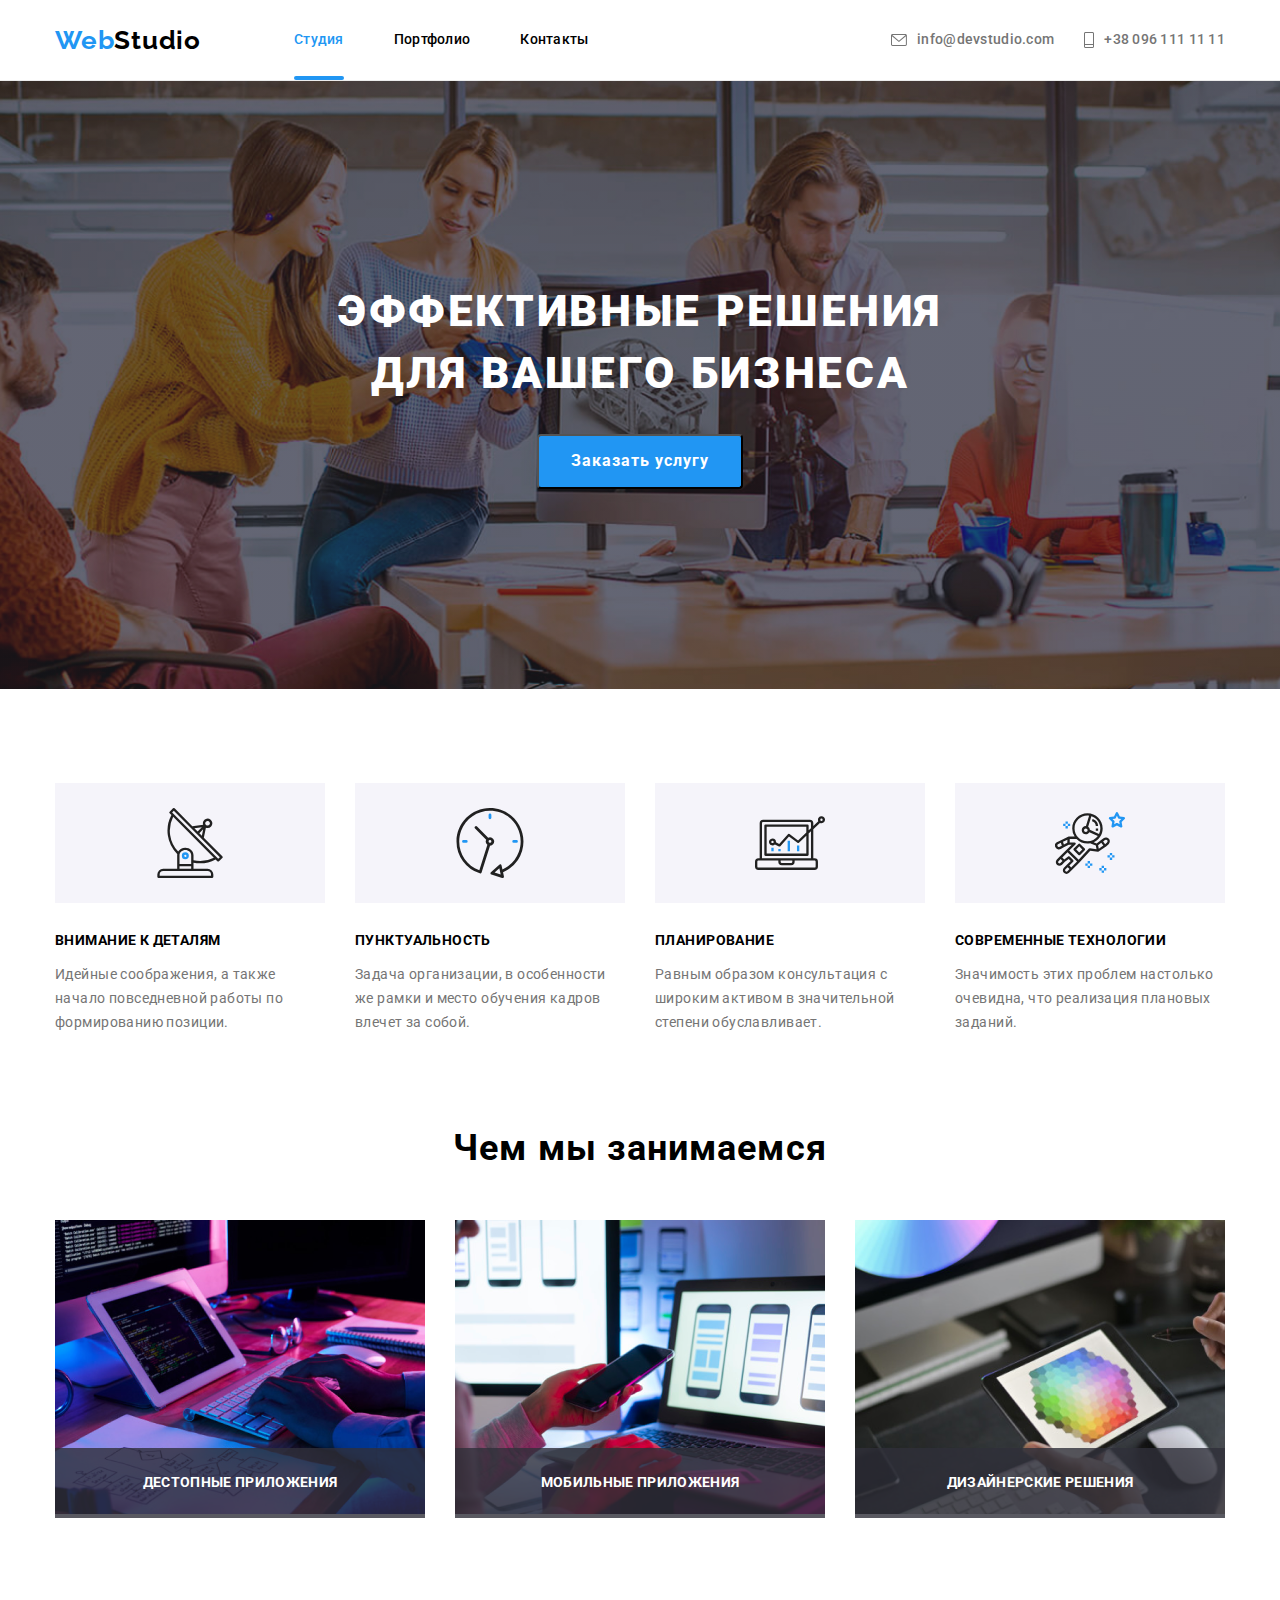
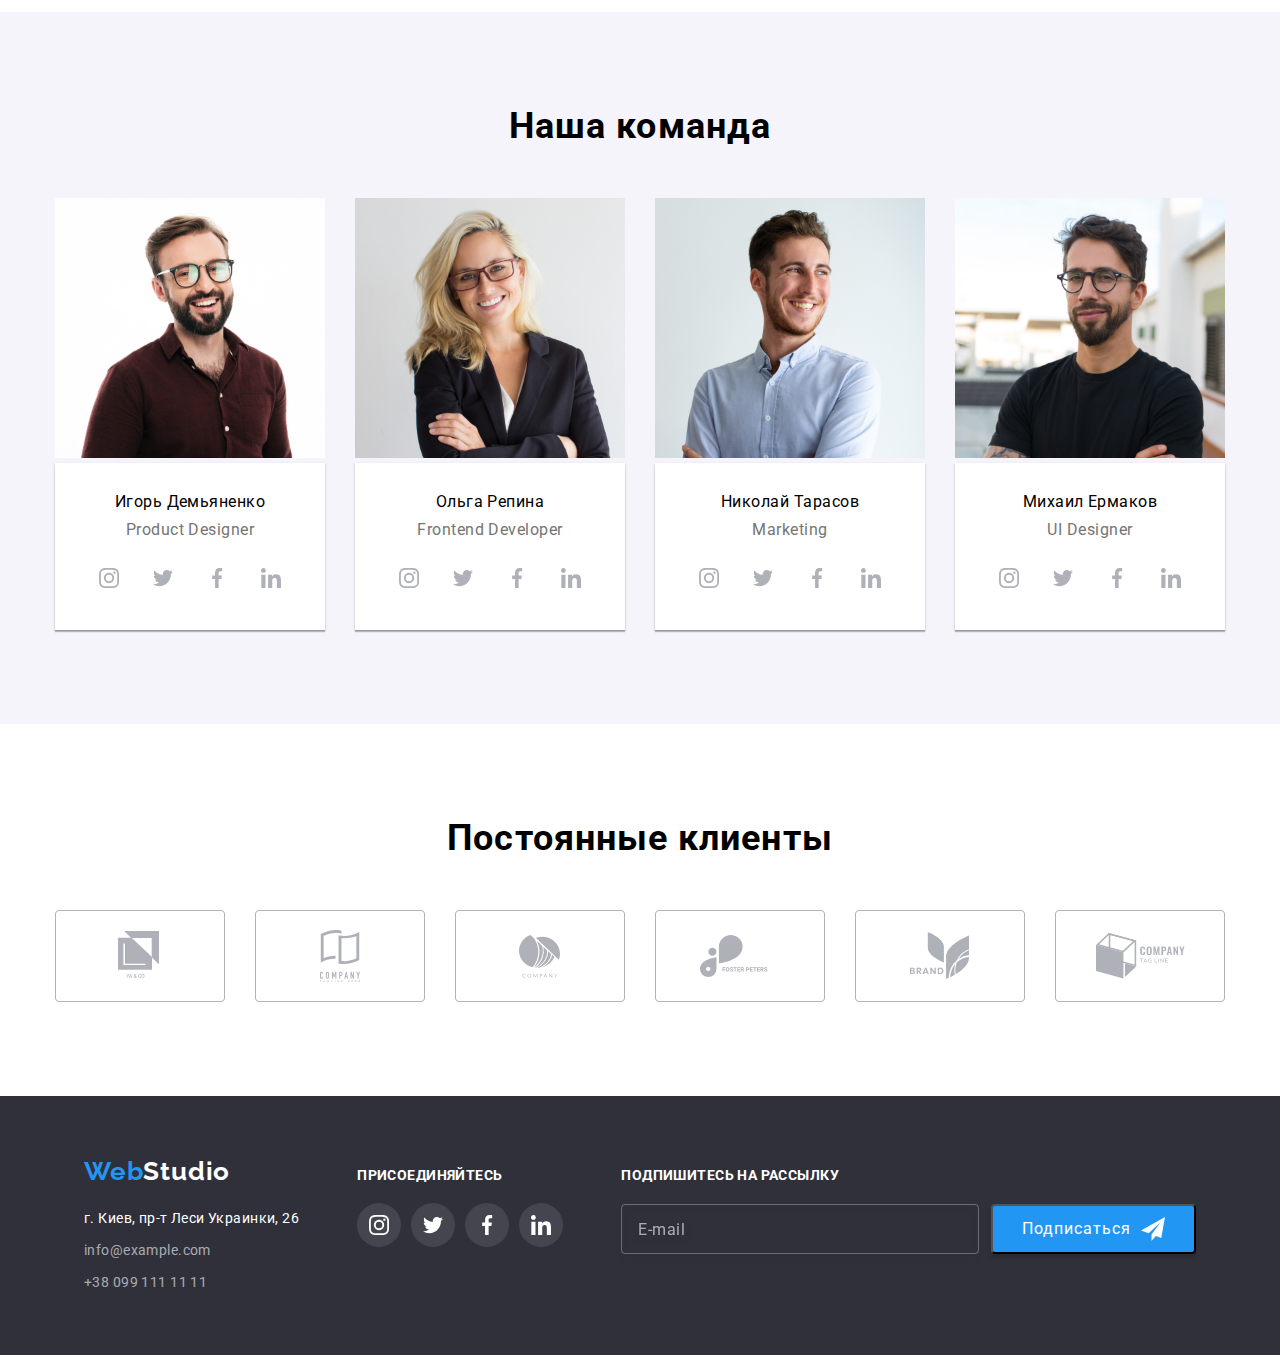
<file: index.html>
<!DOCTYPE html>
<html lang="ru">

<head>
    <meta charset="UTF-8">
    <meta name="viewport" content="width=device-width, initial-scale=1.0">
    <title>WebStudio</title>
    <link rel="preconnect" href="https://fonts.googleapis.com">
    <link rel="preconnect" href="https://fonts.gstatic.com" crossorigin>
    <link href="https://fonts.googleapis.com/css2?family=Roboto:wght@500;700;900&display=swap" rel="stylesheet">
    <link rel="preconnect" href="https://fonts.googleapis.com">
    <link rel="preconnect" href="https://fonts.gstatic.com" crossorigin>
    <link href="https://fonts.googleapis.com/css2?family=Raleway:wght@700&family=Roboto:wght@500;700;900&display=swap"
        rel="stylesheet">
    <link rel="stylesheet"
        href="https://cdnjs.cloudflare.com/ajax/libs/modern-normalize/1.1.0/modern-normalize.min.css">
    <link rel="stylesheet" href="./css/main.min.css">
</head>

<body>
    <header class="page-header">
        <nav class="container main-nav">
            <a href="" class="logo">
                Web<span class="logo-dark">Studio</span>
            </a>

            <ul class="site-nav list">
                <li class="item page-item"> <a href="" class="link curretn">Студия</a> </li>
                <li class="item"> <a href="./portfolio.html" class="link">Портфолио</a> </li>
                <li class="item"> <a href="" class="link">Контакты</a> </li>
            </ul>

            <ul class="contacts list">
                <li class="item">
                    <a href="mailto:info@devstudio.com" class="contacts-link link">
                        <svg class="mail-icon" width="16" height="12">
                            <use href="./images/icons.svg#envelope"></use>
                        </svg>
                        info@devstudio.com</a>
                </li>
                <li class="item">
                    <a href="tel:+380961111111" class="contacts-link link">
                        <svg class="mail-icon" width="10" height="16">
                            <use href="./images/icons.svg#telephone"></use>
                        </svg>
                        +38 096 111 11 11</a>
                </li>
            </ul>
            <!-- <button type="button" class="menu-toggle js-open-menu"
            aria-expanded="false"
            aria-controls="mobile-menu">
                <svg class="menu-mobile" width="40" height="40">
                    <use href="images/icons.svg#menu-mobile"> </use>
                </svg>
            </button>
        </nav>
       <div class=" menu-container js-menu-container" id="mobile-menu" >
           <vdi class="container">
               <div class="mob-menu-top">
        <button type="button" class="menu-toggle js-close-menu">
            <svg class="cls-menu-mobile" width="18" height="18">
                <use href="images/icons.svg#menu-close"> </use>
            </svg>
        </button>
        <ul class="mob-menu-list">
            <li class="mob-menu-item page-item"> <a href="" class="mob-menu-link link">Студия</a> </li>
            <li class="mob-menu-item"> <a href="./portfolio.html" class="mob-menu-link link">Портфолио</a> </li>
            <li class="mob-menu-item"> <a href="" class="mob-menu-link link">Контакты</a> </li>
        </ul>
        </div>
        <div class="mob-menu-bottom">
        <ul class="mob-menu-contacts list">
            <li class="item mob-tell">
                <a href="tel:+380961111111" class="link mob-menu-tell">
            
                    +38 096 111 11 11</a>
            </li>
            <li class="item">
                <a href="mailto:info@devstudio.com" class="link mob-menu-mail">

                    info@devstudio.com</a>
                </li>
        </ul>
        <ul class="mob-social-list">
            <li class="mob-social-item item">
                <a href="" class="mob-social-link link">
                    Instagram
                </a>
            </li>
            <li class="mob-social-item">
                <a href="" class="mob-social-link">
                    Twitter
                </a>
            </li>
            <li class="mob-social-item">
                <a href="" class="mob-social-link">
                    Facebook
                </a>
            </li>
            <li class="mob-social-item">
                <a href="" class="mob-social-link">
                    LinkedIn
                </a>
            </li>
        </ul>
        </div>
        </div>
       </div> -->

    <!-- <div class="container"> -->
        <button class="menu-toggle js-open-menu" aria-expanded="false" aria-controls="mobile-menu">
            <svg width="24" height="24" fill="currentColor" viewBox="0 0 20 20" xmlns="http://www.w3.org/2000/svg">
                <path fill-rule="evenodd"
                    d="M3 5a1 1 0 011-1h12a1 1 0 110 2H4a1 1 0 01-1-1zM3 10a1 1 0 011-1h12a1 1 0 110 2H4a1 1 0 01-1-1zM3 15a1 1 0 011-1h12a1 1 0 110 2H4a1 1 0 01-1-1z"
                    clip-rule="evenodd"></path>
            </svg>
        </button>
    
    
    
    <div class="menu-container js-menu-container mob-menu-top" id="mobile-menu">
        <div class="container">
        <button class="menu-toggle js-close-menu">
            <svg   width="40" height="40">
                <use href="images/icons.svg#menu-close"></use>
                
            </svg>
        </button>
    
        <ul class="mobile-menu">
            <li class="mob-menu-item page-item"> <a href="" class="curretn mob-menu-link link ">Студия</a> </li>
            <li class="mob-menu-item"> <a href="./portfolio.html" class="mob-menu-link link">Портфолио</a> </li>
            <li class="mob-menu-item"> <a href="" class="mob-menu-link link">Контакты</a> </li>
        </ul>
    
    <div class="mob-menu-bottom">
        <ul class="mob-menu-contacts list">
            <li class="item mob-tell">
                <a href="tel:+380961111111" class="link mob-menu-tell">
    
                    +38 096 111 11 11</a>
            </li>
            <li class="item">
                <a href="mailto:info@devstudio.com" class="link mob-menu-mail">
    
                    info@devstudio.com</a>
            </li>
        </ul>
        <ul class="mob-social-list">
            <li class="mob-social-item item">
                <a href="" class="mob-social-link link">
                    Instagram
                </a>
            </li>
            <li class="mob-social-item">
                <a href="" class="mob-social-link">
                    Twitter
                </a>
            </li>
            <li class="mob-social-item">
                <a href="" class="mob-social-link">
                    Facebook
                </a>
            </li>
            <li class="mob-social-item">
                <a href="" class="mob-social-link">
                    LinkedIn
                </a>
            </li>
        </ul>
        </div>
    </div>
    </div>
    
    </header>
    <main>
        <section class="hero overlay">
            <div>
                <h1 class="hero-title">Эффективные решения для вашего бизнеса</h1>
                <button data-modal-open type="button" class="button">Заказать услугу</button>
            </div>
            <div class="backdrop is-hidden" data-modal>
                <div class="modal ">
                    <button data-modal-close type="button" class="button-close">
                        <svg class="close" width="15" height="15">
                            <use href="./images/icons.svg#close-modal"></use>
                        </svg>

                    </button>
                    <p class="modal-title">Оставьте свои данные, мы вам перезвоним</p>
                    <form action="#" class="modal-form">
                        <div class="modal-field-input">
                            <label class="form-input-text" for="name">Имя</label>
                            <div class="input-wrap">
                                <input type="text" id="name" name="user-name" required class="modal-form-input" />
                                <svg class="input-icon" width="16" height="16">
                                    <use href="./images/icons.svg#name-icon"></use>
                                </svg>
                            </div>
                        </div>
                        <div class="modal-field-input">
                            <label class="form-input-text" for="tel">Телефон</label>
                            <div class="input-wrap">
                                <input type="tel" id="tel" name="user-telephone" required minlength="2"
                                    class="modal-form-input" />
                                <svg class="input-icon" width="17" height="17">
                                    <use href="./images/icons.svg#phone-icon"></use>
                                </svg>
                            </div>
                        </div>
                        <div class="modal-field-input">
                            <label class="form-input-text" for="email">Почта</label>
                            <div class="input-wrap">
                                <input type="email" id="email" name="user-mail" class="modal-form-input" />
                                <svg class="input-icon" width="19" height="16">
                                    <use href="./images/icons.svg#email-icon"></use>
                                </svg>
                            </div>
                        </div>
                        <div class="modal-field">
                            <label class="form-input-text" for="comment">Комментарий</label>
                            <textarea name="comment" id="comment" class="modal-comment"
                                placeholder="Введите текст"></textarea>
                        </div>
                        <div class="modal-field">
                            <input type="checkbox" name="policy" id="policy" class="modal-check visually-hidden">
                            <label for="policy" class="check-text"> <span class="check-item">
                                    <svg class="check-icon" width="11" height="8">
                                        <use href="./images/icons.svg#icon-check"></use>
                                    </svg>
                                </span>
                                Соглашаюсь с рассылкой и принимаю <a href="" class="check-link"> Условия
                                    договора</a></label>
                        </div>
                        <button class="modal-btn" type="submit">Отправить</button>
                    </form>
                </div>
            </div>
        </section>
        <section class="section-feature">
            <div class="container">
                <h2 class="section-title visually-hidden">Наши преимущества</h2>
                <ul class="feature-list">
                    <li class="content-item">
                        <div class="content-box">
                            <svg class="icon-antena">
                                <use href="./images/icons.svg#antenna"></use>
                            </svg>
                        </div>
                        <h3 class="title">Внимание к деталям</h3>
                        <p class="text">

                            Идейные соображения, а также начало повседневной работы по формированию позиции.
                        </p>
                    </li>
                    <li class="content-item">
                        <div class="content-box">
                            <svg class="icon-antena">
                                <use href="./images/icons.svg#clock"></use>
                            </svg>
                        </div>
                        <h3 class="title">Пунктуальность</h3>
                        <p class="text">
                            Задача организации, в особенности же рамки и место обучения кадров влечет за собой.
                        </p>
                    </li>
                    <li class="content-item">
                        <div class="content-box">
                            <svg class="icon-antena">
                                <use href="./images/icons.svg#diagram"></use>
                            </svg>
                        </div>
                        <h3 class="title">Планирование</h3>
                        <p class="text">
                            Равным образом консультация с широким активом в значительной степени обуславливает.
                        </p>
                    </li>
                    <li class="content-item">
                        <div class="content-box">
                            <svg class="icon-antena">
                                <use href="./images/icons.svg#astronaut"></use>
                            </svg>
                        </div>
                        <h3 class="title">Современные технологии</h3>
                        <p class="text">
                            Значимость этих проблем настолько очевидна, что реализация плановых заданий.
                        </p>
                    </li>
                </ul>
            </div>
        </section>
        <section class="section job-title">
            <div class="container">
                <h2 class="section-title ">Чем мы занимаемся</h2>
                <ul class="job-list">
                    <li class="item item-monoblock">
                        <picture>
                            <source srcset="
                                                ./images/class1.png 1x,
                                                ./images/imgclass1-2x.png 2x
                                              " media="(min-width: 1200px)" />
                        <img src="./images/class1.png" alt="Наше задание" width="370" />
                        </picture>
                    </li>
                    <li class="item item-notebook">
                        <picture>
                            <source srcset="
                                                                        ./images/class2.png 1x,
                                                                        ./images/imgclass2-2x.png 2x
                                                                      " media="(min-width: 1200px)" />
                            <img src="./images/class2.png" alt="Наше задание" width="370" />
                        </picture>
                    </li>
                    <li class="item item-tablet">
                        <picture>
                            <source srcset="
                                                                        ./images/class3.png 1x,
                                                                        ./images/imgclass3-2x.png 2x
                                                                      " media="(min-width: 1200px)" />
                            <img src="./images/class3.png" alt="Наше задание" width="370" />
                        </picture>
                    </li>
                </ul>
            </div>
        </section>
        <section class="section section-bg">
            <div class="container">
                <h2 class="section-title">Наша команда</h2>
                <ul class="team-list">
                    <li class="item">
                        <picture>
                            <source srcset="
                                            ./images/person1.jpg 1x,
                                            ./images/imgpers1-2x.jpg 2x
                                          " media="(min-width: 1200px)" />
                            <source srcset="
                                            ./images/imgpers1-tab.jpg 1x,
                                            ./images/imgpers1-tab-2x.jpg 2x
                                          " media="(min-width: 768px)" />
                            <source srcset="
                                            ./images/imgpers1-mob.jpg 1x,
                                            ./images/imgpers1-mob-2x.jpg 2x
                                          " media="(min-width: 320px)" />
                        <img src="./images/person1.jpg" alt="Члены комнды" width="270" />
                        </picture>
                        <div class="inf-team">
                            <h3 class="team-title">Игорь Демьяненко</h3>
                            <p class="team-text">Product Designer</p>
                            <ul class="team-social-list">
                                <li class="team-social-item">
                                    <a href="" class="team-social-link">
                                        <svg class="team-social-icon">
                                            <use href="./images/icons.svg#instagram"></use>
                                        </svg>
                                    </a>
                                </li>
                                <li class="team-social-item">
                                    <a href="" class="team-social-link">
                                        <svg class="team-social-icon">
                                            <use href="./images/icons.svg#twitter"></use>
                                        </svg>
                                    </a>
                                </li>
                                <li class="team-social-item">
                                    <a href="" class="team-social-link">
                                        <svg class="team-social-icon">
                                            <use href="./images/icons.svg#facebook"></use>
                                        </svg>
                                    </a>
                                </li>
                                <li class="team-social-item">
                                    <a href="" class="team-social-link">
                                        <svg class="team-social-icon">
                                            <use href="./images/icons.svg#linkedin"></use>
                                        </svg>
                                    </a>
                                </li>
                            </ul>
                        </div>
                    </li>
                    <li class="item">
                        <picture>
                            <source srcset="
                                                                    ./images/person2.jpg 1x,
                                                                    ./images/imgpers2-2x.jpg 2x
                                                                  " media="(min-width: 1200px)" />
                            <source srcset="
                                                                    ./images/imgpers2-tab.jpg 1x,
                                                                    ./images/imgpers2-tab-2x.jpg 2x
                                                                  " media="(min-width: 768px)" />
                            <source srcset="
                                                                    ./images/imgpers2-mob.jpg 1x,
                                                                    ./images/imgpers2-mob-2x.jpg 2x
                                                                  " media="(min-width: 320px)" />
                            <img src="./images/person2.jpg" alt="Члены комнды" width="270" />
                        </picture>
                        <div class="inf-team">
                            <h3 class="team-title">Ольга Репина</h3>
                            <p class="team-text">Frontend Developer</p>
                            <ul class="team-social-list">
                                <li class="team-social-item">
                                    <a href="" class="team-social-link">
                                        <svg class="team-social-icon">
                                            <use href="./images/icons.svg#instagram"></use>
                                        </svg>
                                    </a>
                                </li>
                                <li class="team-social-item">
                                    <a href="" class="team-social-link">
                                        <svg class="team-social-icon">
                                            <use href="./images/icons.svg#twitter"></use>
                                        </svg>
                                    </a>
                                </li>
                                <li class="team-social-item">
                                    <a href="" class="team-social-link">
                                        <svg class="team-social-icon">
                                            <use href="./images/icons.svg#facebook"></use>
                                        </svg>
                                    </a>
                                </li>
                                <li class="team-social-item">
                                    <a href="" class="team-social-link">
                                        <svg class="team-social-icon">
                                            <use href="./images/icons.svg#linkedin"></use>
                                        </svg>
                                    </a>
                                </li>
                            </ul>
                        </div>
                    </li>
                    <li class="item">
                        <picture>
                            <source srcset="
                                                                    ./images/person3.jpg 1x,
                                                                    ./images/imgpers3-2x.jpg 2x
                                                                  " media="(min-width: 1200px)" />
                            <source srcset="
                                                                    ./images/imgpers3-tab.jpg 1x,
                                                                    ./images/imgpers3-tab-2x.jpg 2x
                                                                  " media="(min-width: 768px)" />
                            <source srcset="
                                                                    ./images/imgpers3-mob.jpg 1x,
                                                                    ./images/imgpers3-mob-2x.jpg 2x
                                                                  " media="(min-width: 320px)" />
                            <img src="./images/person3.jpg" alt="Члены комнды" width="270" />
                        </picture>
                        <div class="inf-team">
                            <h3 class="team-title">Николай Тарасов</h3>
                            <p class="team-text">Marketing</p>
                            <ul class="team-social-list">
                                <li class="team-social-item">
                                    <a href="" class="team-social-link">
                                        <svg class="team-social-icon">
                                            <use href="./images/icons.svg#instagram"></use>
                                        </svg>
                                    </a>
                                </li>
                                <li class="team-social-item">
                                    <a href="" class="team-social-link">
                                        <svg class="team-social-icon">
                                            <use href="./images/icons.svg#twitter"></use>
                                        </svg>
                                    </a>
                                </li>
                                <li class="team-social-item">
                                    <a href="" class="team-social-link">
                                        <svg class="team-social-icon">
                                            <use href="./images/icons.svg#facebook"></use>
                                        </svg>
                                    </a>
                                </li>
                                <li class="team-social-item">
                                    <a href="" class="team-social-link">
                                        <svg class="team-social-icon">
                                            <use href="./images/icons.svg#linkedin"></use>
                                        </svg>
                                    </a>
                                </li>
                            </ul>
                        </div>
                    </li>
                    <li class="item">
                        <picture>
                            <source srcset="
                                                                    ./images/person4.jpg 1x,
                                                                    ./images/imgpers4-2x.jpg 2x
                                                                  " media="(min-width: 1200px)" />
                            <source srcset="
                                                                    ./images/imgpers4-tab.jpg 1x,
                                                                    ./images/imgpers4-tab-2x.jpg 2x
                                                                  " media="(min-width: 768px)" />
                            <source srcset="
                                                                    ./images/imgpers4-mob.jpg 1x,
                                                                    ./images/imgpers4-mob-2x.jpg 2x
                                                                  " media="(min-width: 320px)" />
                            <img src="./images/person4.jpg" alt="Члены комнды" width="270" />
                        </picture>
                        <div class="inf-team">
                            <h3 class="team-title">Михаил Ермаков</h3>
                            <p class="team-text">UI Designer</p>
                            <ul class="team-social-list">
                                <li class="team-social-item">
                                    <a href="" class="team-social-link">
                                        <svg class="team-social-icon">
                                            <use href="./images/icons.svg#instagram"></use>
                                        </svg>
                                    </a>
                                </li>
                                <li class="team-social-item">
                                    <a href="" class="team-social-link">
                                        <svg class="team-social-icon">
                                            <use href="./images/icons.svg#twitter"></use>
                                        </svg>
                                    </a>
                                </li>
                                <li class="team-social-item">
                                    <a href="" class="team-social-link">
                                        <svg class="team-social-icon">
                                            <use href="./images/icons.svg#facebook"></use>
                                        </svg>
                                    </a>
                                </li>
                                <li class="team-social-item">
                                    <a href="" class="team-social-link">
                                        <svg class="team-social-icon">
                                            <use href="./images/icons.svg#linkedin"></use>
                                        </svg>
                                    </a>
                                </li>
                            </ul>
                        </div>
                    </li>
                </ul>
            </div>
        </section>
        <section class="section">
            <div class="container">
                <h2 class="section-title">Постоянные клиенты</h2>
                <ul class="customers-list">
                    <li class="customers-item">
                        <a href="" class="customers-link">

                            <svg class="customers-icon">
                                <use href="./images/icons.svg#client-1"></use>
                            </svg>

                        </a>
                    </li>
                    <li class="customers-item">
                        <a href="" class="customers-link">

                            <svg class="customers-icon">
                                <use href="./images/icons.svg#client-2"></use>
                            </svg>

                        </a>
                    </li>
                    <li class="customers-item">
                        <a href="" class="customers-link">

                            <svg class="customers-icon">
                                <use href="./images/icons.svg#client-3"></use>
                            </svg>

                        </a>
                    </li>
                    <li class="customers-item">
                        <a href="" class="customers-link">

                            <svg class="customers-icon">
                                <use href="./images/icons.svg#client-4"></use>
                            </svg>

                        </a>
                    </li>
                    <li class="customers-item">
                        <a href="" class="customers-link">

                            <svg class="customers-icon">
                                <use href="./images/icons.svg#client-5"></use>
                            </svg>

                        </a>
                    </li>
                    <li class="customers-item">
                        <a href="" class="customers-link">

                            <svg class="customers-icon">
                                <use href="./images/icons.svg#client-6"></use>
                            </svg>

                        </a>
                    </li>
                </ul>
            </div>
        </section>
    </main>
    <footer class="page-footer">
        <div class="container container-footer">
            <div class="address-footer">
                <a href="" class="logo">
                    Web<span class="logo-light">Studio</span>
                </a>
                <address class="address link">г. Киев, пр-т Леси Украинки, 26</address>
                <ul>
                    <li class="footer-contacts__item">
                        <a href="mailto:info@example.com" class="contacts-footer">info@example.com</a>
                    </li>
                    <li class="footer-contacts__item">
                        <a href="tel:+380991111111" class="contacts-footer">+38 099 111 11 11</a>
                    </li>
                </ul>
            </div>
            <div class="media">
                <p class="comein">ПРИСОЕДИНЯЙТЕСЬ</p>
                <ul class="footer-social-list">
                    <li class="footer-social-item">
                        <a href="" class="footer-social-link">
                            <svg class="footer-social-icon">
                                <use href="./images/icons.svg#instagram"></use>
                            </svg>
                        </a>
                    </li>
                    <li class="footer-social-item">
                        <a href="" class="footer-social-link">
                            <svg class="footer-social-icon">
                                <use href="./images/icons.svg#twitter"></use>
                            </svg>
                        </a>
                    </li>
                    <li class="footer-social-item">
                        <a href="" class="footer-social-link">
                            <svg class="footer-social-icon">
                                <use href="./images/icons.svg#facebook"></use>
                            </svg>
                        </a>
                    </li>
                    <li class="footer-social-item">
                        <a href="" class="footer-social-link">
                            <svg class="footer-social-icon">
                                <use href="./images/icons.svg#linkedin"></use>
                            </svg>
                        </a>
                    </li>
                </ul>
            </div>
            <div class="subscription">
                <h2 class="sub-title">Подпишитесь на рассылку</h2>
                <form action="#" class="sub-form">
                    <input type="email" class="sub-input" name="email" placeholder="E-mail">
                    <button type="submit" class="sub-btn">Подписаться
                        <svg class="sub-btn-icon" width="24" height="24">
                            <use href="images/icons.svg#icon-send" class="sub-btn-icon-fill"> </use>
                        </svg>
                    </button>
                </form>
            </div>
        </div>
    </footer>
    <script src="./js/modal.js"></script>
    <script src="./js/menu.js"></script>
</body>

</html>
</file>
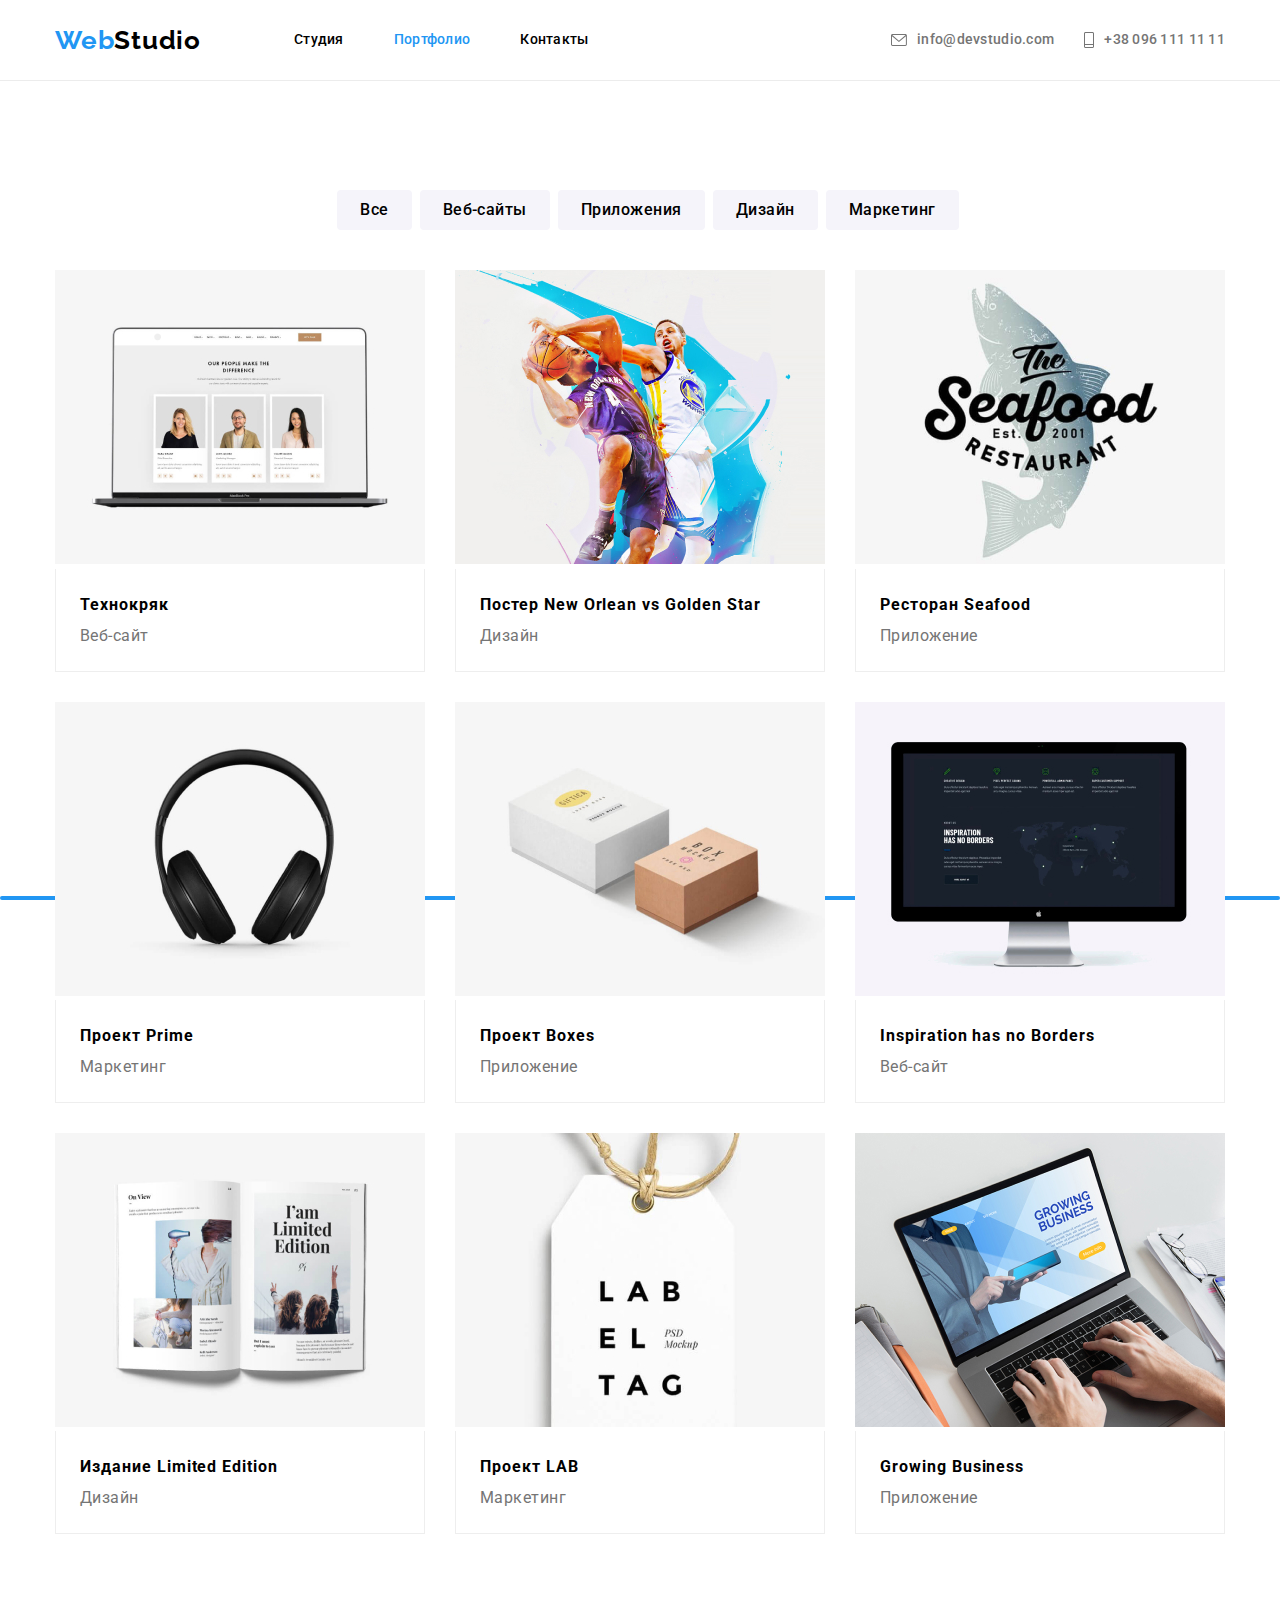
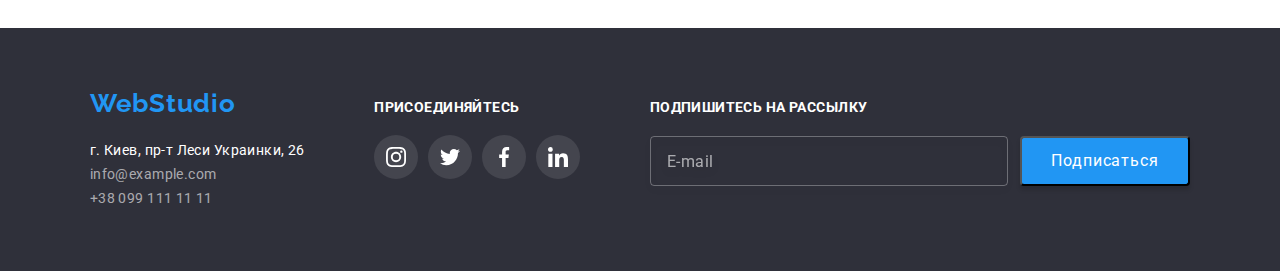
<file: portfolio.html>
<!DOCTYPE html>
<html lang="ru">

<head>
    <meta charset="UTF-8">
    <meta name="viewport" content="width=device-width, initial-scale=1.0">
    <title>WebStudio</title>
    <link rel="preconnect" href="https://fonts.googleapis.com">
    <link rel="preconnect" href="https://fonts.gstatic.com" crossorigin>
    <link href="https://fonts.googleapis.com/css2?family=Roboto:wght@500;700;900&display=swap" rel="stylesheet">
    <link rel="preconnect" href="https://fonts.googleapis.com">
    <link rel="preconnect" href="https://fonts.gstatic.com" crossorigin>
    <link href="https://fonts.googleapis.com/css2?family=Raleway:wght@700&family=Roboto:wght@500;700;900&display=swap"
        rel="stylesheet">
    <link rel="stylesheet"
        href="https://cdnjs.cloudflare.com/ajax/libs/modern-normalize/1.1.0/modern-normalize.min.css">
   
    <link rel="stylesheet" href="./css/main.min.css">
</head>

<body>
    <header class="page-header">
        <nav class="container main-nav">
            <a href="" class="logo">
                Web<span class="logo-dark">Studio</span>
            </a>
    
            <ul class="site-nav list">
                <li class="item page-item"> <a href="./index.html" class="link">Студия</a> </li>
                <li class="item"> <a href="./portfolio.html" class=" curretn link">Портфолио</a> </li>
                <li class="item"> <a href="" class="link">Контакты</a> </li>
            </ul>
    
            <ul class="contacts list">
                <li class="item">
                    <a href="mailto:info@devstudio.com" class="contacts-link link">
                        <svg class="mail-icon" width="16" height="12">
                            <use href="./images/icons.svg#envelope"></use>
                        </svg>
                        info@devstudio.com</a>
                </li>
                <li class="item">
                    <a href="tel:+380961111111" class="contacts-link link">
                        <svg class="mail-icon" width="10" height="16">
                            <use href="./images/icons.svg#telephone"></use>
                        </svg>
                        +38 096 111 11 11</a>
                </li>
            </ul>
            <!-- <div class="container"> -->
            <button class="menu-toggle js-open-menu" aria-expanded="false" aria-controls="mobile-menu">
                <svg width="24" height="24" fill="currentColor" viewBox="0 0 20 20" xmlns="http://www.w3.org/2000/svg">
                    <path fill-rule="evenodd"
                        d="M3 5a1 1 0 011-1h12a1 1 0 110 2H4a1 1 0 01-1-1zM3 10a1 1 0 011-1h12a1 1 0 110 2H4a1 1 0 01-1-1zM3 15a1 1 0 011-1h12a1 1 0 110 2H4a1 1 0 01-1-1z"
                        clip-rule="evenodd"></path>
                </svg>
            </button>
    
    
    
            <div class="menu-container js-menu-container mob-menu-top" id="mobile-menu">
                <div class="container">
                    <button class="menu-toggle js-close-menu">
                        <svg width="40" height="40">
                            <use href="images/icons.svg#menu-close"></use>
    
                        </svg>
                    </button>
    
                    <ul class="mobile-menu">
                        <li class="mob-menu-item page-item"> <a href="" class="curretn mob-menu-link link ">Студия</a> </li>
                        <li class="mob-menu-item"> <a href="./portfolio.html" class="marker mob-menu-link link ">Портфолио</a> </li>
                        <li class="mob-menu-item"> <a href="" class="mob-menu-link link">Контакты</a> </li>
                    </ul>
    
                    <div class="mob-menu-bottom">
                        <ul class="mob-menu-contacts list">
                            <li class="item mob-tell">
                                <a href="tel:+380961111111" class="link mob-menu-tell">
    
                                    +38 096 111 11 11</a>
                            </li>
                            <li class="item">
                                <a href="mailto:info@devstudio.com" class="link mob-menu-mail">
    
                                    info@devstudio.com</a>
                            </li>
                        </ul>
                        <ul class="mob-social-list">
                            <li class="mob-social-item item">
                                <a href="" class="mob-social-link link">
                                    Instagram
                                </a>
                            </li>
                            <li class="mob-social-item">
                                <a href="" class="mob-social-link">
                                    Twitter
                                </a>
                            </li>
                            <li class="mob-social-item">
                                <a href="" class="mob-social-link">
                                    Facebook
                                </a>
                            </li>
                            <li class="mob-social-item">
                                <a href="" class="mob-social-link">
                                    LinkedIn
                                </a>
                            </li>
                        </ul>
                    </div>
                </div>
            </div>
    
    </header>
    <main>
        <section class="section test-portfolio">
<div class="container">
 <h1 class="section-title visually-hidden">Портфолио</h1>
<ul class="button-nav list filter">
<li class="item"><button type="button" class="filter-button link">Все</button></li>
<li class="item"><button type="button" class="filter-button link">Веб-сайты</button></li>
<li class="item"><button type="button" class="filter-button link">Приложения</button></li>
<li class="item"><button type="button" class="filter-button link">Дизайн</button></li>
<li class="item"><button type="button" class="filter-button link">Маркетинг</button></li>
</ul>
<!-- </div> -->
<!-- <div class="container"> -->
<h2 class="section-title visually-hidden">Примеры работ</h2>
<ul class="card-set">
    <li class="item ">
        <a class="card-link card-inf" href="">
        <div class="card-inf-wrap">
        <img src="./images/project1.jpg" alt="Технокряк" width="370" />
        
            <p class="text-hover">
                Технокряк это современная площадка распространения коронавируса. Компании используют эту платформу для цифрового шпионажа и атак на защищённые сервера конкурентов
            </p>
        </div>
        <div class="product-border">
        <h2 class="product-title">Технокряк</h2>
        <p class="product-text">Веб-сайт</p>
        </div>
        </a>
    </li>
    <li class="item card-inf">
        <a class="card-link card-inf" href="">
        <div class="card-inf-wrap">
        <img src="./images/project2.jpg" alt="Постер New Orlean vs Golden Star" width="370" />
        <p class="text-hover">
            Технокряк это современная площадка распространения коронавируса. Компании используют эту платформу для цифрового
            шпионажа и атак на защищённые сервера конкурентов
        </p>
        </div>
        <div class="product-border">
        <h2 class="product-title">Постер New Orlean vs Golden Star</h2>
        <p class="product-text">Дизайн</p>
        </div>
        </a>
    </li>
    <li class="item card-inf">
        <a class="card-link card-inf" href="">
        <div class="card-inf-wrap">
        <img src="./images/project3.jpg" alt="Ресторан Seafood" width="370" />
        <p class="text-hover">
            Технокряк это современная площадка распространения коронавируса. Компании используют эту платформу для цифрового
            шпионажа и атак на защищённые сервера конкурентов
        </p>
        </div>
        <div class="product-border">
        <h2 class="product-title">Ресторан Seafood</h2>
        <p class="product-text">Приложение</p>
        </div>
        </a>
    </li>
    <li class="item card-inf">
        <a class="card-link card-inf" href="">
        <div class="card-inf-wrap">
        <img src="./images/project4.jpg" alt="Проект Prime" width="370" />
        <p class="text-hover">
            Технокряк это современная площадка распространения коронавируса. Компании используют эту платформу для цифрового
            шпионажа и атак на защищённые сервера конкурентов
        </p>
        </div>
        <div class="product-border">
        <h2 class="product-title">Проект Prime</h2>
        <p class="product-text">Маркетинг</p>
        </div>
        </a>
    </li>
    <li class="item card-inf">
        <a class="card-link card-inf" href="">
        <div class="card-inf-wrap">
        <img src="./images/project5.jpg" alt="Проект Boxes" width="370" />
        <p class="text-hover">
            Технокряк это современная площадка распространения коронавируса. Компании используют эту платформу для цифрового
            шпионажа и атак на защищённые сервера конкурентов
        </p>
        </div>
        <div class="product-border">
        <h2 class="product-title">Проект Boxes</h2>
        <p class="product-text">Приложение</p>
        </div>
        </a>
    </li>
    <li class="item card-inf">
        <a class="card-link card-inf" href="">
        <div class="card-inf-wrap">
        <img src="./images/project6.jpg" alt="Inspiration has no Borders" width="370" />
        <p class="text-hover">
            Технокряк это современная площадка распространения коронавируса. Компании используют эту платформу для цифрового
            шпионажа и атак на защищённые сервера конкурентов
        </p>
        </div>
        <div class="product-border">
        <h2 class="product-title">Inspiration has no Borders</h2>
        <p class="product-text">Веб-сайт</p>
        </div>
        </a>
    </li>
    <li class="item card-inf">
        <a class="card-link card-inf" href="">
        <div class="card-inf-wrap">
        <img src="./images/project7.jpg" alt="Издание Limited Edition" width="370" />
        <p class="text-hover">
            Технокряк это современная площадка распространения коронавируса. Компании используют эту платформу для цифрового
            шпионажа и атак на защищённые сервера конкурентов
        </p>
        </div>
        <div class="product-border">
        <h2 class="product-title">Издание Limited Edition</h2>
        <p class="product-text">Дизайн</p>
        </div>
        </a>
    </li>
    <li class="item card-inf">
        <a class="card-link card-inf" href="">
        <div class="card-inf-wrap">
        <img src="./images/project8.jpg" alt="Проект LAB" width="370" />
        <p class="text-hover">
            Технокряк это современная площадка распространения коронавируса. Компании используют эту платформу для цифрового
            шпионажа и атак на защищённые сервера конкурентов
        </p>
        </div>
        <div class="product-border">
        <h2 class="product-title">Проект LAB</h2>
        <p class="product-text">Маркетинг</p>
        </div>
        </a>
    </li>
    <li class="item card-inf">
        <a class="card-link card-inf" href="">
        <div class="card-inf-wrap">
        <img src="./images/project9.jpg" alt="Growing Business" width="370" />
        <p class="text-hover">
            Технокряк это современная площадка распространения коронавируса. Компании используют эту платформу для цифрового
            шпионажа и атак на защищённые сервера конкурентов
        </p>
        </div>
        <div class="product-border">
        <h2 class="product-title">Growing Business</h2>
        <p class="product-text">Приложение</p>
        </div>
        </a>
    </li>

</ul>
</div>
</section>
    </main>
<footer class="page-footer">
    <div class="container container-footer">
        <div class="address-footer">
            <a href="" class="logo">
                Web<span class="logo-footer">Studio</span>
            </a>
            <address class="address link">г. Киев, пр-т Леси Украинки, 26</address>
            <ul>
                <li>
                    <a href="mailto:info@example.com" class="contacts-footer">info@example.com</a>
                </li>
                <li>
                    <a href="tel:+380991111111" class="contacts-footer">+38 099 111 11 11</a>
                </li>
            </ul>
        </div>
        <div class="media">
            <p class="comein">ПРИСОЕДИНЯЙТЕСЬ</p>
            <ul class="footer-social-list">
                <li class="footer-social-item">
                    <a href="" class="footer-social-link">
                        <svg class="footer-social-icon">
                            <use href="./images/icons.svg#instagram"></use>
                        </svg>
                    </a>
                </li>
                <li class="footer-social-item">
                    <a href="" class="footer-social-link">
                        <svg class="footer-social-icon">
                            <use href="./images/icons.svg#twitter"></use>
                        </svg>
                    </a>
                </li>
                <li class="footer-social-item">
                    <a href="" class="footer-social-link">
                        <svg class="footer-social-icon">
                            <use href="./images/icons.svg#facebook"></use>
                        </svg>
                    </a>
                </li>
                <li class="footer-social-item">
                    <a href="" class="footer-social-link">
                        <svg class="footer-social-icon">
                            <use href="./images/icons.svg#linkedin"></use>
                        </svg>
                    </a>
                </li>
            </ul>
        </div>
        <div class="subscription">
            <h2 class="sub-title">Подпишитесь на рассылку</h2>
            <form action="#" class="sub-form">
                <input type="email" class="sub-input" name="email" placeholder="E-mail">
                <button type="submit" class="sub-btn">Подписаться
                </button>
            </form>
        </div>
    </div>
</footer>
<script src="./js/modal.js"></script>
<script src="./js/menu.js"></script>
</body>

</html>
</file>
<file: css/main.min.css>
:root{--primamy-text-color: #757575;--title-text-color: #000000;--accent-color: #2196f3;--primary-bg-color: #fff}.visually-hidden{position:absolute;width:1px;height:1px;margin:-1px;border:0;padding:0;white-space:nowrap;clip-path:inset(100%);clip:rect(0 0 0 0);overflow:hidden}body{background-color:var(--primary-bg-color);color:var(--primamy-text-color);font-family:Roboto, sans-serif;letter-spacing:0.02em}header{border-bottom:1px solid #ececec}ul{list-style:none;padding:0;margin-top:0;margin-bottom:0}a{text-decoration:none}p{margin-top:0;margin-bottom:0}.list{display:flex;justify-content:center;padding:0;margin:0}.container{padding-left:15px;padding-right:15px;margin:0 auto}@media screen and (min-width: 480px){.container{width:480px}}@media screen and (min-width: 768px){.container{width:768px}}@media screen and (min-width: 1200px){.container{width:1200px}}.section{padding-top:60px;padding-bottom:60px;color:var(--primamy-text-color);background-color:var(--primary-bg-color)}@media screen and (min-width: 1200px){.section{padding-top:94px;padding-bottom:94px}}.section-feature{padding-top:60px;padding-bottom:60px}@media screen and (min-width: 1200px){.section-feature{padding-top:94px;padding-bottom:0px}}.section-bg{padding-bottom:60px;background-color:#f5f4fa}@media screen and (min-width: 1200px){.section-bg{padding-bottom:94px}}.text{font-weight:normal;font-size:14px;line-height:1.7;letter-spacing:0.03em}.section-title{margin-top:0;color:var(--title-text-color);font-weight:bold;font-size:36px;line-height:1.16;text-align:center;letter-spacing:0.03em}@media screen and (min-width: 1200px){.section-title{margin-bottom:50px}}.title{font-weight:bold;font-size:14px;line-height:1.14;letter-spacing:0.03em;text-transform:uppercase;color:var(--title-text-color)}@media screen and (max-width: 768px){.title{text-align:center}}.button{color:var(--primary-bg-color);background-color:var(--accent-color);font-family:inherit;font-weight:bold;font-size:16px;line-height:1.8;align-items:center;text-align:center;letter-spacing:0.06em;display:inline-block;border-radius:4px;padding:11px 32px;min-width:200px}.button-nav .link{font-weight:500;font-size:16px;line-height:1.6;text-align:center;letter-spacing:0.03em}.backdrop.is-hidden{overflow:visible;opacity:0;pointer-events:none}.backdrop{position:fixed;top:0;left:0;width:100%;height:100%;background-color:rgba(0,0,0,0.2);z-index:1;transition:color 250ms cubic-bezier(0.4, 0, 0.2, 1)}.modal{position:absolute;width:290px;top:50%;left:50%;padding:40px;transform:translate(-50%, -50%);background-color:#ffffff;border-radius:4px}@media screen and (min-width: 480px){.modal{width:450px;padding:40px}}@media screen and (min-width: 1200px){.modal{width:528px}}.modal-title{font-size:20px;line-height:1.15;text-align:center;letter-spacing:0.03em;color:var(--title-text-color);margin-bottom:12px}.input-icon{position:absolute;left:15px;top:50%;transform:translateY(-50%);transition:fill 250ms cubic-bezier(0.4, 0, 0.2, 1)}.input-wrap{position:relative}.modal-form-input{width:100%;height:40px;border:1px solid rgba(33,33,33,0.2);box-sizing:border-box;border-radius:4px;font-family:Roboto;font-style:normal;font-weight:normal;font-size:12px;line-height:1.16px;letter-spacing:0.01em;color:#000000;padding-left:42px;padding-right:15px;outline:none;transition:border-color 250ms cubic-bezier(0.4, 0, 0.2, 1)}.modal-form-input:focus{border-color:var(--accent-color)}.modal-form-input:focus+.input-icon{fill:var(--accent-color)}.modal-comment{width:100%;height:120px;border:1px solid rgba(33,33,33,0.2);box-sizing:border-box;border-radius:4px;padding:12px 16px;outline:none;resize:none;transition:border-color 250ms cubic-bezier(0.4, 0, 0.2, 1)}.modal-comment:focus{border-color:var(--accent-color)}.modal-comment::placeholder{font-size:12px;line-height:1.16;letter-spacing:0.01em;color:rgba(117,117,117,0.5)}.form-input-text{font-size:12px;line-height:1.16;letter-spacing:0.01em;color:#757575;margin-bottom:4px;left:0;display:block;text-align:left}.modal-field-input{margin-bottom:10px}.modal-field{margin-bottom:20px}.button-close{width:30px;height:30px;position:absolute;top:8px;right:8px;background:#ffffff;border:1px solid rgba(0,0,0,0.1);box-sizing:border-box;border-radius:50%}.button-close:focus,.button-close:hover{fill:var(--accent-color)}.modal-btn{padding:10px 55px;font-size:16px;line-height:1.8;text-align:center;letter-spacing:0.06em;color:var(--primary-bg-color);background:#2196f3;border-color:#2196f3;box-shadow:0px 4px 4px rgba(0,0,0,0.15);border-radius:4px;transition:border-color background-colo 250ms cubic-bezier(0.4, 0, 0.2, 1)}.modal-btn:hover,.modal-btn:focus{background:#188ce8;border-color:#188ce8}.close{color:#000000;top:0;right:0}.check-text{font-style:normal;font-weight:normal;font-size:12px;line-height:1.71;letter-spacing:0.03em;margin-bottom:30px;color:#757575;display:flex}@media screen and (min-width: 1200px){.check-text{font-size:14px}}.check-item{width:16px;height:15px;border:2px solid #000000;border-radius:2px;margin-right:9px;display:flex;align-items:center;justify-content:center}.check-icon{fill:#ffffff}.check-link{color:var(--accent-color);text-decoration:revert;margin-left:4px}.modal-check:checked+.check-text .check-item{background-color:var(--accent-color);border:none}.modal-check:focus+.check-text .check-item{border-color:var(--accent-color)}.logo{color:var(--accent-color);font-family:Raleway, sans-serif;font-style:normal;font-weight:bold;font-size:24px;line-height:1.19;letter-spacing:0.03em}@media screen and (min-width: 1200px){.logo{font-size:26px}}.logo-dark{color:#000000}.logo-light{color:#fff}.contacts-link{display:flex;align-items:center;margin-bottom:10px;font-family:Roboto;font-style:normal;font-weight:500;font-size:14px;line-height:1.14;letter-spacing:0.02em;color:var(--first-text-color);transition:color 250ms cubic-bezier(0.4, 0, 0.2, 1)}@media screen and (min-width: 1200px){.contacts-link{margin-bottom:0;padding-top:32px;padding-bottom:32px;margin-left:30px}}.contacts{display:none;margin-left:auto;align-items:left;color:var(--primamy-text-color);font-weight:500;font-size:14px;line-height:1.14;letter-spacing:0.02em;transition:color 250ms cubic-bezier(0.4, 0, 0.2, 1)}@media screen and (min-width: 768px){.contacts{display:flex;flex-direction:column;margin-top:20px;margin-bottom:20px;margin-left:84px}}@media screen and (min-width: 1200px){.contacts{flex-direction:row;margin-top:0;margin-bottom:0;margin-left:auto}}.contacts .link:hover,.contacts .link:focus{color:var(--accent-color)}.main-nav{display:flex;align-items:center;padding-bottom:16px;padding-top:16px}@media screen and (min-width: 768px){.main-nav{padding-top:0;padding-bottom:0}}.site-nav{display:none}@media screen and (min-width: 768px){.site-nav{display:flex;margin-left:93px}}.filter{display:flex;flex-wrap:wrap;justify-content:flex-start;margin-bottom:40px;margin-right:-8px}@media screen and (min-width: 768px){.filter{justify-content:center}}.filter-button{border:1px solid transparent;border-radius:4px;padding:6.33px 22px;font-family:inherit;font-weight:500;font-size:16px;line-height:1.6;background-color:#f5f4fa;letter-spacing:0.03em}.site-nav .item:not(:last-child){margin-right:50px}.site-nav .link{display:block;padding-top:32px;padding-bottom:32px;color:var(--title-text-color);font-weight:500;font-size:14px;line-height:1.14;letter-spacing:0.02em;transition:color 250ms cubic-bezier(0.4, 0, 0.2, 1)}.site-nav .link:hover,.site-nav .link:focus{color:var(--accent-color)}.site-nav .link.curretn{color:var(--accent-color)}@media screen and (min-width: 768px){.curretn::after{position:absolute;content:"";width:100%;height:4px;background-color:var(--accent-color);border-radius:2px;bottom:0px;right:0px}}.mail-icon{margin-right:10px;fill:currentColor}.js-open-menu{margin-left:auto;padding:0}@media screen and (min-width: 768px){.js-open-menu{display:none}}.mob-menu{position:fixed;background-color:#fff;top:0;width:100vw;height:100vh;z-index:5;padding-top:21px;padding-bottom:48px;opacity:0}.mob-menu .container{height:100%;display:flex;flex-direction:column;justify-content:space-between}.js-close-menu{display:block;margin-left:auto;padding-bottom:8px}.mob-menu-item:not(:last-child){margin-bottom:32px}.mob-menu-link{font-style:normal;font-weight:500;font-size:40px;line-height:1.17;text-align:center;letter-spacing:0.02em;color:#212121}.mob-menu-link .marker{color:var(--accent-color)}.mob-menu-contacts{display:block;margin-bottom:64px}.mob-menu-tell{font-style:normal;font-weight:500;font-size:34px;line-height:1.17;letter-spacing:0.02em;color:#2196f3}.mob-tell{margin-bottom:32px}.mob-menu-mail{font-style:normal;font-weight:500;font-size:24px;line-height:1.16;letter-spacing:0.02em;color:#757575}.mob-social-link{font-style:normal;font-weight:500;font-size:18px;line-height:1.22;letter-spacing:0.02em;color:#2196f3}.mob-social-list{display:flex;bottom:0}.mob-social-item:not(:last-child){margin-right:20px;padding-right:10px;border-right:1px solid rgba(33,33,33,0.2)}.menu{display:flex;padding:0;margin:0;list-style:none}@media (max-width: 767px){.menu{display:none}}.menu .link{padding:10px;color:inherit;text-decoration:none}.menu .link:hover,.menu .link:focus{text-decoration:underline}.menu-toggle{min-height:40px;min-width:40px;display:flex;align-items:center;justify-content:center;padding:0;background-color:transparent;cursor:pointer;border:none;border-radius:50%;outline:none}@media (min-width: 768px){.menu-toggle{display:none}}.menu-toggle:hover,.menu-toggle:focus{background-color:rgba(0,0,0,0.1)}.menu-container{position:fixed;top:0;left:0;width:100vw;height:100vh;padding:48px;background-color:#fff;z-index:999;transform:translateX(100%);transition:transform 250ms ease-in-out}.menu-container .container{height:100%;display:flex;flex-direction:column;justify-content:space-between}.menu-container.is-open{transform:translateX(0)}.menu-container .menu-toggle{position:absolute;top:10px;right:15px;margin-bottom:8px;background-color:transparent;border:none;transition:fill 250ms cubic-bezier(0.4, 0, 0.2, 1);display:flex;justify-content:center;align-items:center}.mobile-menu{padding:0;margin:0;list-style:none}.overlay{max-width:1600px;margin-left:auto;margin-right:auto;background-image:linear-gradient(rgba(47,48,58,0.4), rgba(47,48,58,0.4)),url(../images/overlay-mob.jpg);background-position:center;background-size:cover;background-repeat:no-repeat;background-color:#2f303a}@media (min-device-pixel-ratio: 2), (min-resolution: 192dpi), (min-resolution: 2dppx){.overlay{background-image:linear-gradient(rgba(47,48,58,0.4), rgba(47,48,58,0.4)),url(../images/overlay-mob-2x.jpg)}}@media screen and (min-width: 768px){.overlay{background-image:linear-gradient(rgba(47,48,58,0.4), rgba(47,48,58,0.4)),url(../images/overlay-tab.jpg)}}@media screen and (min-width: 768px) and (min-device-pixel-ratio: 2), screen and (min-width: 768px) and (min-resolution: 192dpi), screen and (min-width: 768px) and (min-resolution: 2dppx){.overlay{background-image:linear-gradient(rgba(47,48,58,0.4), rgba(47,48,58,0.4)),url(../images/overlay-tab-2x.jpg)}}@media screen and (min-width: 1200px){.overlay{background-image:linear-gradient(rgba(47,48,58,0.4), rgba(47,48,58,0.4)),url(../images/herobg.jpg)}}@media screen and (min-width: 1200px) and (min-device-pixel-ratio: 2), screen and (min-width: 1200px) and (min-resolution: 192dpi), screen and (min-width: 1200px) and (min-resolution: 2dppx){.overlay{background-image:linear-gradient(rgba(47,48,58,0.4), rgba(47,48,58,0.4)),url(../images/overlay-2x.jpg)}}.hero{padding-top:118px;padding-bottom:118px;background-color:#2f303a;text-align:center}@media screen and (min-width: 1200px){.hero{padding-top:200px;padding-bottom:200px}}.hero-title{width:100%;margin:0;margin-bottom:30px;margin-left:auto;margin-right:auto;color:#ffffff;font-weight:900;text-align:center;text-transform:uppercase;letter-spacing:0.06em;font-size:26px;line-height:1.6}@media screen and (min-width: 1200px){.hero-title{width:696px;font-size:44px;line-height:1.4}}.icon-antena{width:70px;height:70px;background-position:center}.content-box{justify-content:center;align-items:center;height:120px;display:flex;background-color:#f5f4fa;margin-bottom:30px}@media screen and (min-width: 768px){.content-item{flex-basis:calc(100% / 2 - 30px);margin-top:30px;margin-left:30px}}@media screen and (min-width: 1200px){.content-item{flex-basis:calc(100% / 4 - 30px);margin-top:30px;margin-left:30px}}@media screen and (min-width: 768px){.feature-list{display:flex;flex-wrap:wrap;margin-top:-30px;margin-left:-30px}}@media screen and (min-width: 1200px){.feature-list{margin-top:-30px;margin-left:-30px}}.job-list{display:none;margin-top:0;margin-bottom:0}@media screen and (min-width: 1200px){.job-list{display:flex}}.job-title{display:none}@media screen and (min-width: 1200px){.job-title{display:flex}}.job-list .item:not(:last-child){margin-right:30px}.job-list .item{position:relative}.item-monoblock::after{position:absolute;content:"ДЕСТОПНЫЕ ПРИЛОЖЕНИЯ";font-weight:700;font-size:14px;line-height:1.14;display:flex;justify-content:center;align-items:center;width:100%;height:70px;color:var(--primary-bg-color);background-color:rgba(47,48,58,0.8);bottom:0px;right:0px}.item-notebook::after{position:absolute;content:"МОБИЛЬНЫЕ ПРИЛОЖЕНИЯ";font-weight:700;font-size:14px;line-height:1.14;display:flex;justify-content:center;align-items:center;width:100%;height:70px;color:var(--primary-bg-color);background-color:rgba(47,48,58,0.8);bottom:0px;right:0px}.item-tablet::after{position:absolute;content:"ДИЗАЙНЕРСКИЕ РЕШЕНИЯ";font-weight:700;font-size:14px;line-height:1.14;display:flex;justify-content:center;align-items:center;width:100%;height:70px;color:var(--primary-bg-color);background-color:rgba(47,48,58,0.8);bottom:0px;right:0px}.team-list{text-align:center;margin-top:-30px}@media screen and (min-width: 768px){.team-list{display:flex;flex-wrap:wrap;margin-left:-30px}}.team-list .item img{width:100%}@media screen and (max-width: 768px){.team-list .item:not(:last-child){margin-bottom:30px}}@media screen and (min-width: 768px){.team-list .item{flex-basis:calc(100% / 2 - 30px);margin-top:30px;margin-left:30px}}@media screen and (min-width: 1200px){.team-list .item{flex-basis:calc(100% / 4 - 30px)}}.team-title,.team-text{font-weight:normal;font-size:16px;line-height:1.18;letter-spacing:0.03em}.team-title{margin-top:0;margin-bottom:10px;color:var(--title-text-color)}.inf-team{padding-top:30px;padding-bottom:30px;background:var(--primary-bg-color);box-shadow:0px 1px 3px rgba(0,0,0,0.12),0px 1px 1px rgba(0,0,0,0.14),0px 2px 1px rgba(0,0,0,0.2)}.team-social-list{padding:0px;margin-top:16px;display:flex;justify-content:center}.team-social-item{width:44px;height:44px}.team-social-item:not(:last-child){margin-right:10px}.team-social-link:focus,.team-social-link:hover{background-color:var(--accent-color);fill:var(--primary-bg-color)}.team-social-icon{width:20px;height:20px}.team-social-link{width:100%;height:100%;border-radius:50%;display:flex;align-items:center;justify-content:center;fill:#afb1b8;transition:background-color 250ms cubic-bezier(0.4, 0, 0.2, 1),fill 250ms cubic-bezier(0.4, 0, 0.2, 1)}.customers-list{display:flex;flex-wrap:wrap;margin-top:-30px;margin-left:-30px}.customers-item{width:170px;height:92px;margin-top:30px;margin-left:30px;flex-basis:calc(100% / 2 - 30px)}@media screen and (min-width: 768px){.customers-item{flex-basis:calc(100% / 3 - 30px)}}@media screen and (min-width: 1200px){.customers-item{flex-basis:calc(100% / 6 - 30px)}}.customers-link{display:flex;align-items:center;justify-content:center;width:100%;height:100%;border:1px solid;border-radius:4px;border-color:#afb1b8;fill:#afb1b8;transition:background-color 250ms cubic-bezier(0.4, 0, 0.2, 1),fill 250ms cubic-bezier(0.4, 0, 0.2, 1)}.customers-link:focus,.customers-link:hover{border-color:var(--accent-color);fill:var(--accent-color)}.customers-icon{width:106px;height:60px;background-position:center}footer{background-color:#2f303a;align-items:baseline;text-align:center}@media screen and (min-width: 1200px){footer{text-align:left}}.container-footer{display:block;align-items:baseline}@media screen and (min-width: 768px){.container-footer{display:flex;flex-wrap:wrap;justify-content:space-around;align-items:baseline}}.page-footer{padding-top:60px;padding-bottom:60px}.address{margin-top:20px;color:var(--primary-bg-color);font-style:normal;font-weight:normal;font-size:14px;line-height:1.71;letter-spacing:0.03em}.address-text{margin-right:auto}.address-footer{margin-bottom:60px}@media screen and (min-width: 1200px){.address-footer{margin-bottom:0}}.contacts-footer{margin-right:0;display:block;font-family:Roboto;font-style:normal;font-weight:normal;font-size:14px;line-height:1.71;letter-spacing:0.03em;color:rgba(255,255,255,0.6)}.contacts-footer .item:not(:last-child){margin-right:9px}.footer-contacts__item{margin-top:8px}@media screen and (min-width: 1200px){.footer-contacts__item{margin-bottom:0}}@media screen and (max-width: 1200px){.media{margin-bottom:60px}}.comein{padding:0px;margin-bottom:20px;margin-top:0px;font-family:inherit;font-style:normal;font-weight:bold;font-size:14px;line-height:16px;letter-spacing:0.03em;text-transform:uppercase;color:#ffffff}.footer-social-list{display:flex;padding:0px;justify-content:center}.footer-social-item{width:44px;height:44px}.footer-social-item:not(:last-child){margin-right:10px}.footer-social-link{width:100%;height:100%;border-radius:50%;display:flex;align-items:center;justify-content:center;fill:var(--primary-bg-color);align-items:center;justify-content:center;background:rgba(255,255,255,0.1);transition:background-color 250ms cubic-bezier(0.4, 0, 0.2, 1),fill 250ms cubic-bezier(0.4, 0, 0.2, 1)}.footer-social-link:focus,.footer-social-link:hover{background-color:var(--accent-color);fill:var(--primary-bg-color)}.footer-social-icon{width:20px;height:20px}.sub-title{font-size:14px;line-height:1.14;letter-spacing:0.03em;text-transform:uppercase;color:#ffffff;margin-bottom:20px;margin-top:0}.sub-input{width:290px;height:50px;border:1px solid rgba(255,255,255,0.3);box-sizing:border-box;filter:drop-shadow(0px 4px 4px rgba(0,0,0,0.15));background-color:transparent;border-radius:4px;outline:none;padding-left:16px;font-size:16px;line-height:1.25;align-items:center;letter-spacing:0.03em;color:rgba(255,255,255,0.6)}@media screen and (min-width: 480px){.sub-input{width:450px}}@media screen and (min-width: 1200px){.sub-input{width:358px;margin-right:12px}}.sub-input:not(:last-child){margin-bottom:20px}.sub-input::placeholder{font-size:16px;line-height:1.25;align-items:center;letter-spacing:0.03em;color:rgba(255,255,255,0.6);transition:background-color 250ms cubic-bezier(0.4, 0, 0.2, 1),fill 250ms cubic-bezier(0.4, 0, 0.2, 1)}.sub-btn{font-size:16px;line-height:1.8;margin-left:auto;margin-right:auto;align-items:center;text-align:center;letter-spacing:0.06em;color:#ffffff;background:#2196f3;box-shadow:0px 4px 4px rgba(0,0,0,0.15);border-radius:4px;padding:10px 29px}@media screen and (min-width: 768px){.sub-btn{display:flex;justify-content:center;align-items:center}}@media screen and (min-width: 1200px){.sub-btn{height:50px}}.sub-btn-icon{margin-left:10px}.sub-btn-icon-fill{width:24px;height:24px;fill:#ffffff}@media screen and (min-width: 1200px){.sub-form{display:flex;text-align:center}}.test-portfolio{padding-bottom:60px;padding-top:60px}@media screen and (min-width: 1200px){.test-portfolio{padding-bottom:94px;padding-top:94px}}@media screen and (min-width: 768px){.card-set{padding:0;margin:0;display:flex;flex-wrap:wrap;margin-left:-30px;margin-top:-30px}}.card-set .item img{width:100%}@media screen and (max-width: 768px){.card-set .item:not(:last-child){margin-bottom:30px}}@media screen and (min-width: 768px){.card-set .item{flex-basis:calc(100% / 2 - 30px);margin-top:30px;margin-left:30px}}@media screen and (min-width: 1200px){.card-set .item{flex-basis:calc(100% / 3 - 30px)}}.card-link{display:block}.card-link:hover,.card-link:focus{box-shadow:0px 1px 1px rgba(0,0,0,0.12),0px 4px 4px rgba(0,0,0,0.06),1px 4px 6px rgba(0,0,0,0.16)}.product-border{padding-top:20px;padding-bottom:20px;padding-left:24px;padding-right:24px;border-right:1px solid #eeeeee;border-bottom:1px solid #eeeeee;border-left:1px solid #eeeeee;box-sizing:border-box}.product-border:hover{box-shadow:0px 1px 1px rgba(0,0,0,0.12),0px 4px 4px rgba(0,0,0,0.06),1px 4px 6px rgba(0,0,0,0.16)}.text-hover{position:absolute;padding-left:24px;padding-right:24px;padding-top:63px;padding-bottom:63px;top:0;left:0;height:100%;font-size:18px;line-height:1.5;letter-spacing:0.03em;background:rgba(33,150,243,0.9);color:#ffffff;transform:translateY(101%);transition:transform 250ms cubic-bezier(0.4, 0, 0.2, 1),opacity 250ms cubic-bezier(0.4, 0, 0.2, 1);transition-property:transform, opacity;transition-duration:250ms, 250ms;transition-timing-function:cubic-bezier(0.4, 0, 0.2, 1),cubic-bezier(0.4, 0, 0.2, 1);transition-delay:0s, 0s}.card-inf:hover .text-hover{transform:translateY(0)}.card-inf-wrap{position:relative;overflow:hidden}.button-nav .link{color:var(--title-text-color);font-family:inherit;transition:background-color 250ms cubic-bezier(0.4, 0, 0.2, 1),color 250ms cubic-bezier(0.4, 0, 0.2, 1),box-shadow 250ms cubic-bezier(0.4, 0, 0.2, 1)}.button-nav .link:hover,.button-nav .link:focus{color:var(--primary-bg-color);background-color:var(--accent-color)}.button-nav .item{margin-left:8px;margin-top:15px}.page-item{position:relative}.product-title{margin:0;color:var(--title-text-color);font-weight:bold;font-size:16px;line-height:2;letter-spacing:0.06em}.product-text{color:#757575;font-weight:normal;font-size:16px;line-height:1.87;letter-spacing:0.03em}
/*# sourceMappingURL=main.min.css.map */
</file>
